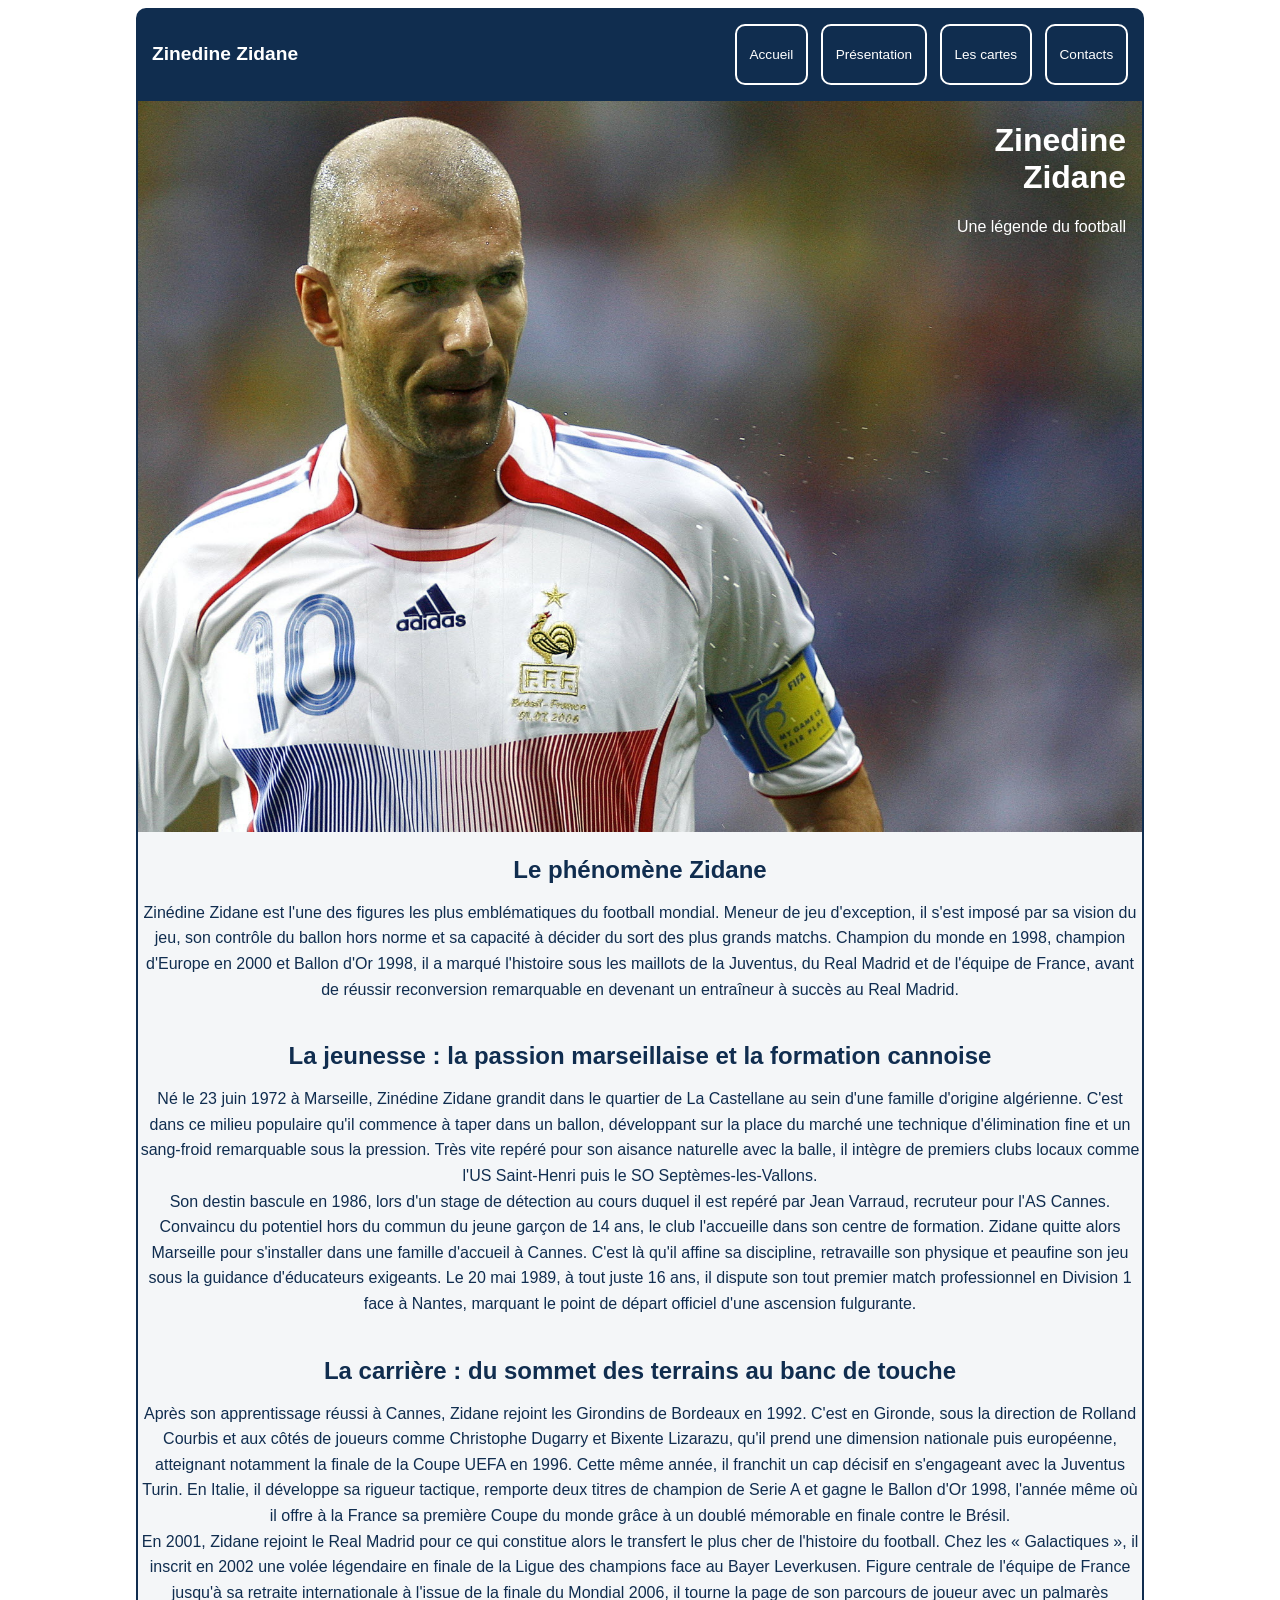
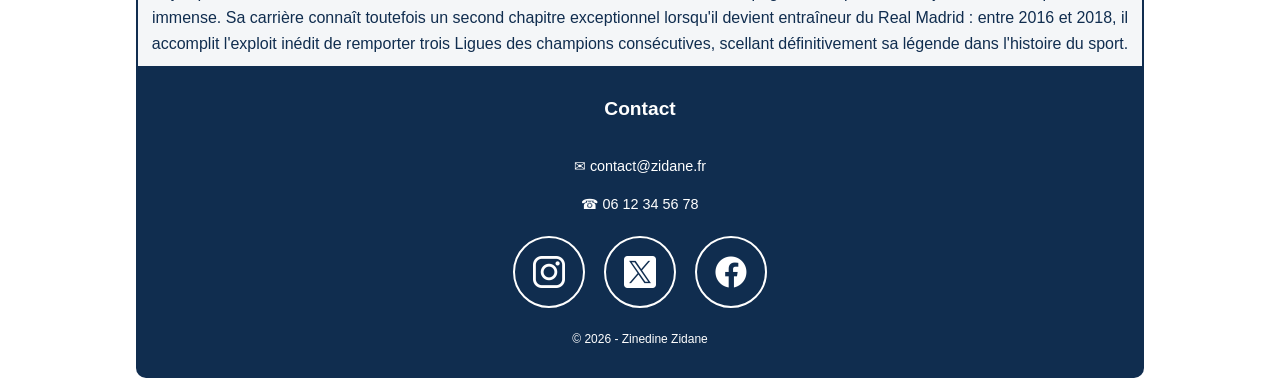
<file: index.html>
<!doctype html>
<html lang="fr">
  <head>
    <meta charset="UTF-8" />
    <meta name="viewport" content="width=device-width, initial-scale=1.0" />
    <title>Zinedine Zidane</title>
    <link rel="stylesheet" href="style.css" />
  </head>
  <body>
    <header>
      <nav class="navbar">
        <span class="nom">Zinedine Zidane</span>
        <input type="checkbox" id="menu-toggle" />
        <label for="menu-toggle" class="menu-button"> ☰ </label>

        <ul class="menu">
          <li><a href="index.html">Accueil</a></li>
          <li><a href="index.html#presentation">Présentation</a></li>
          <li><a href="cartes.html">Les cartes</a></li>
          <li><a href="index.html#contacts">Contacts</a></li>
        </ul>
      </nav>
    </header>
    <main>
      <div class="titre">
        <img
          src="images/zizou.jpg"
          alt="Portrait de Zinedine Zidane"
          class="zz"
        />
        <div class="legende">
          <h1>Zinedine<br />Zidane</h1>
          Une légende du football
        </div>
      </div>
      <div id="presentation">
        <h2>Le phénomène Zidane</h2>
        <p>
          Zinédine Zidane est l'une des figures les plus emblématiques du
          football mondial. Meneur de jeu d'exception, il s'est imposé par sa
          vision du jeu, son contrôle du ballon hors norme et sa capacité à
          décider du sort des plus grands matchs. Champion du monde en 1998,
          champion d'Europe en 2000 et Ballon d'Or 1998, il a marqué l'histoire
          sous les maillots de la Juventus, du Real Madrid et de l'équipe de
          France, avant de réussir reconversion remarquable en devenant un
          entraîneur à succès au Real Madrid.
        </p>
        <h2>La jeunesse : la passion marseillaise et la formation cannoise</h2>

        <p>
          Né le 23 juin 1972 à Marseille, Zinédine Zidane grandit dans le
          quartier de La Castellane au sein d'une famille d'origine algérienne.
          C'est dans ce milieu populaire qu'il commence à taper dans un ballon,
          développant sur la place du marché une technique d'élimination fine et
          un sang-froid remarquable sous la pression. Très vite repéré pour son
          aisance naturelle avec la balle, il intègre de premiers clubs locaux
          comme l'US Saint-Henri puis le SO Septèmes-les-Vallons. <br />
          Son destin bascule en 1986, lors d'un stage de détection au cours
          duquel il est repéré par Jean Varraud, recruteur pour l'AS Cannes.
          Convaincu du potentiel hors du commun du jeune garçon de 14 ans, le
          club l'accueille dans son centre de formation. Zidane quitte alors
          Marseille pour s'installer dans une famille d'accueil à Cannes. C'est
          là qu'il affine sa discipline, retravaille son physique et peaufine
          son jeu sous la guidance d'éducateurs exigeants. Le 20 mai 1989, à
          tout juste 16 ans, il dispute son tout premier match professionnel en
          Division 1 face à Nantes, marquant le point de départ officiel d'une
          ascension fulgurante.
        </p>

        <h2>La carrière : du sommet des terrains au banc de touche</h2>
        <p>
          Après son apprentissage réussi à Cannes, Zidane rejoint les Girondins
          de Bordeaux en 1992. C'est en Gironde, sous la direction de Rolland
          Courbis et aux côtés de joueurs comme Christophe Dugarry et Bixente
          Lizarazu, qu'il prend une dimension nationale puis européenne,
          atteignant notamment la finale de la Coupe UEFA en 1996. Cette même
          année, il franchit un cap décisif en s'engageant avec la Juventus
          Turin. En Italie, il développe sa rigueur tactique, remporte deux
          titres de champion de Serie A et gagne le Ballon d'Or 1998, l'année
          même où il offre à la France sa première Coupe du monde grâce à un
          doublé mémorable en finale contre le Brésil. <br />
          En 2001, Zidane rejoint le Real Madrid pour ce qui constitue alors le
          transfert le plus cher de l'histoire du football. Chez les «
          Galactiques », il inscrit en 2002 une volée légendaire en finale de la
          Ligue des champions face au Bayer Leverkusen. Figure centrale de
          l'équipe de France jusqu'à sa retraite internationale à l'issue de la
          finale du Mondial 2006, il tourne la page de son parcours de joueur
          avec un palmarès immense. Sa carrière connaît toutefois un second
          chapitre exceptionnel lorsqu'il devient entraîneur du Real Madrid :
          entre 2016 et 2018, il accomplit l'exploit inédit de remporter trois
          Ligues des champions consécutives, scellant définitivement sa légende
          dans l'histoire du sport.
        </p>
      </div>
    </main>
    <footer>
      <h2>Contact</h2>

      <div id="contacts">
        <a class="mail" href="mailto:contact@zidane.fr">✉ contact@zidane.fr</a>
        <p>☎ 06 12 34 56 78</p>
      </div>

      <div class="reseaux">
        <a class="reseau-btn" href="#"
          ><img src="images/instagram-logo.png" alt="Instagram"
        /></a>
        <a class="reseau-btn" href="#"
          ><img src="images/twitter.png" alt="X (Twitter)"
        /></a>
        <a class="reseau-btn" href="#"
          ><img src="images/facebook.png" alt="Facebook"
        /></a>
      </div>

      <div id="copyright">
        <p>&copy; 2026 - Zinedine Zidane</p>
      </div>
    </footer>
  </body>
</html>
</file>
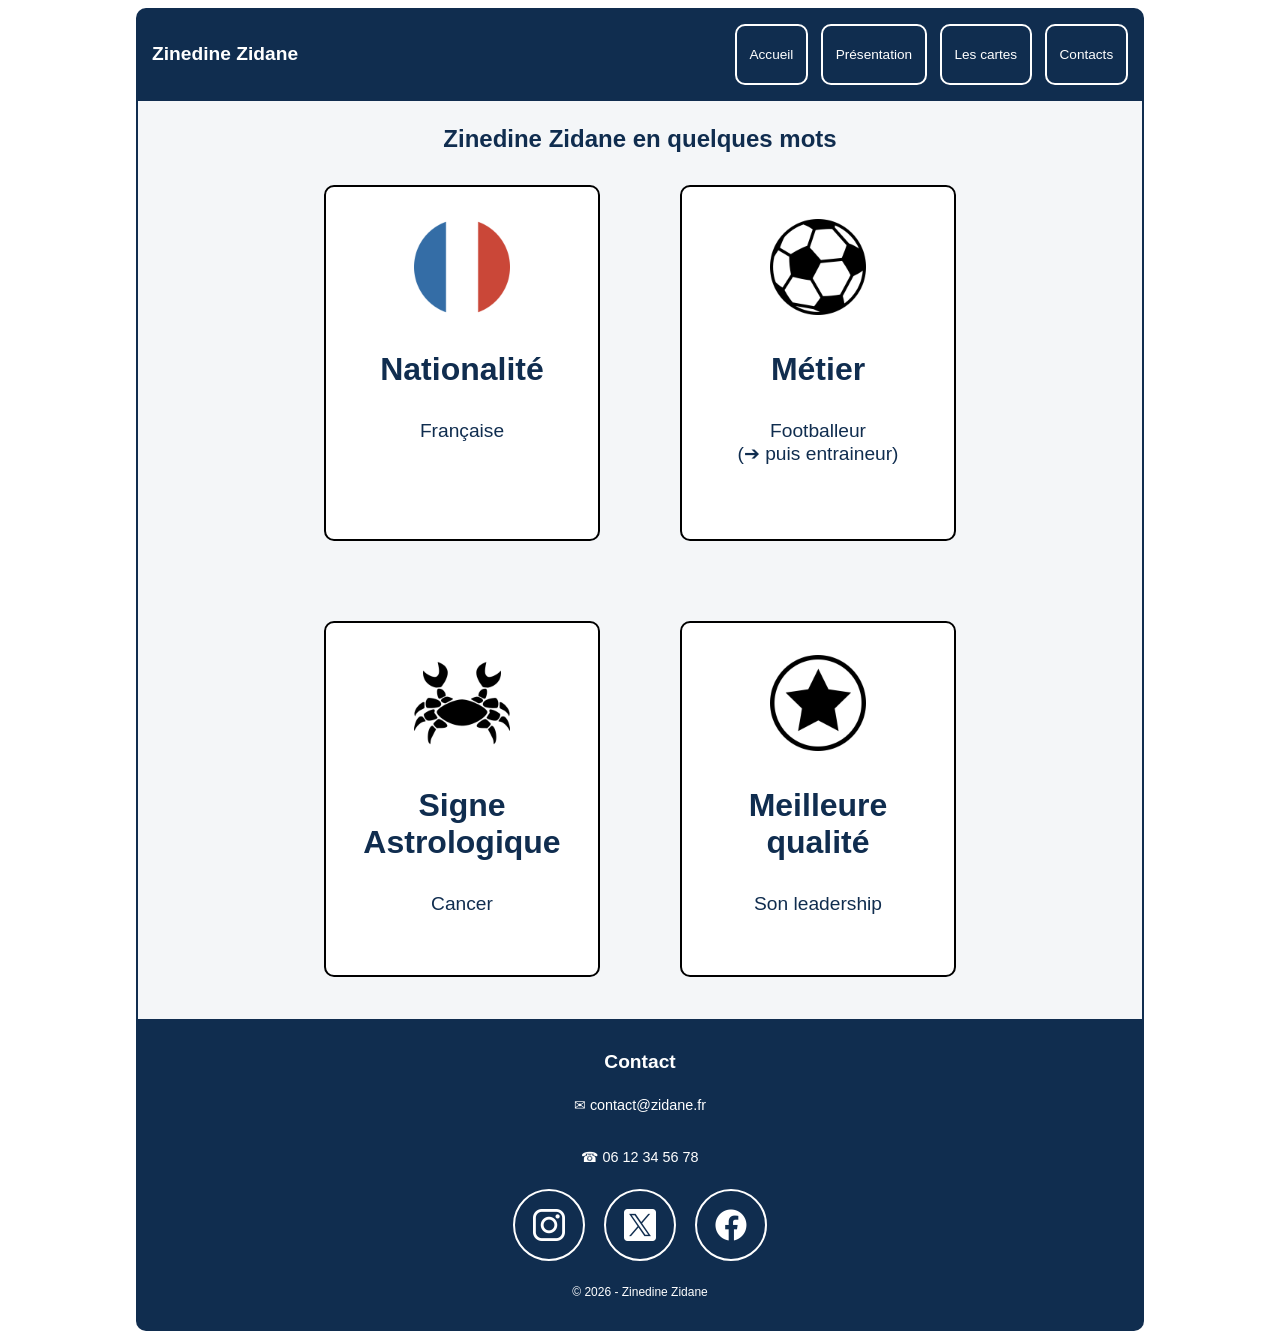
<file: cartes.html>
<!doctype html>
<html lang="fr">
  <head>
    <meta charset="UTF-8" />
    <meta name="viewport" content="width=device-width, initial-scale=1.0" />
    <title>Zinedine Zidane</title>
    <link rel="stylesheet" href="style.css" />
  </head>
  <body>
    <header>
      <nav class="navbar">
        <div class="nom">Zinedine Zidane</div>
        <input type="checkbox" id="menu-toggle" />
        <label for="menu-toggle" class="menu-button"> ☰ </label>

        <ul class="menu">
          <li><a href="index.html">Accueil</a></li>
          <li><a href="index.html#presentation">Présentation</a></li>
          <li><a href="cartes.html">Les cartes</a></li>
          <li><a href="index.html#contacts">Contacts</a></li>
        </ul>
      </nav>
    </header>
    <main>
      <h2>Zinedine Zidane en quelques mots</h2>
      <div class="cartes">
        <div class="carte">
          <img src="images/circle.png" alt="drapeau français" />
          <h3>Nationalité</h3>
          <p>Française</p>
        </div>
        <div class="carte">
          <img src="images/soccer-ball-variant.png" alt="ballon de football" />
          <h3>Métier</h3>
          <p>
            Footballeur <br />
            (➔ puis entraineur)
          </p>
        </div>
        <div class="carte">
          <img src="images/cancer.png" alt="Image d'un crabe signe du cancer" />
          <h3>Signe Astrologique</h3>
          <p>Cancer</p>
        </div>
        <div class="carte">
          <img
            src="images/star-black-in-a-circle.png"
            alt="Etoile noire dans un cercle noir"
          />
          <h3>Meilleure qualité</h3>
          <p>Son leadership</p>
        </div>
      </div>
    </main>
    <footer>
      <h2>Contact</h2>

      <div id="contacts">
        <a href="mailto:contact@zidane.fr">✉ contact@zidane.fr</a>
        <p>☎ 06 12 34 56 78</p>
      </div>

      <div class="reseaux">
        <a class="reseau-btn" href="#"
          ><img src="images/instagram-logo.png" alt="Instagram"
        /></a>
        <a class="reseau-btn" href="#"
          ><img src="images/twitter.png" alt="X (Twitter)"
        /></a>
        <a class="reseau-btn" href="#"
          ><img src="images/facebook.png" alt="Facebook"
        /></a>
      </div>

      <div id="copyright">
        <p>&copy; 2026 - Zinedine Zidane</p>
      </div>
    </footer>
  </body>
</html>
</file>
<file: style.css>
body {
    font-family: Arial, Helvetica, sans-serif;
    color: #102d4f;
}

.navbar {
    background-color: #102d4f;
    padding: 1rem;
    border-radius: 10px 10px 0 0;
    display: flex;
    align-items: center;
    justify-content: space-between;
    position: relative;
}

.nom {
    color: white;
    text-decoration: none;
    font-size: 1.2rem;
    font-weight: bold;
}

#menu-toggle {
    position: absolute;
    width: 1px;
    height: 1px;
    opacity: 0;
}

#menu-toggle:focus-visible + .menu-button {
    outline: 3px solid orange;
    outline-offset: 3px;
}

.menu-button {
    color: white;
    font-size: 1.8rem;
    cursor: pointer;
}

.menu {
    display: none;
    list-style: none;
    margin: 0;
    padding: 1rem;
    position: absolute;
    top: 100%;
    left: 0;
    right: 0;
    background-color: #102d4f;
    z-index: 100;
    display: none;
    flex-direction: column;
    align-items: center;
    gap: 0.5rem;
}

.menu a {
    display: flex;
    justify-content: center;
    align-items: center;
    color: white;
    text-decoration: none;
    padding: 0.8rem;
    border: 2px solid white;
    border-radius: 10px;
    padding: 0.4rem 0.8rem;
    font-size: 0.85rem;
    min-height: 44px;
}

.menu a:focus-visible {
    outline: 3px solid orange;
    outline-offset: 3px;
}

#menu-toggle:checked ~ .menu {
    display: flex;
}

.titre {
    position: relative;
    width: 100%;
}

.zz {
    width: 100%;
    height: auto;
    display: block;
}

.legende {
    position: absolute;
    text-align: end;
    font-size: 3.5vw;
    top: 0rem;
    right: 1rem;
    color: white;
}

main {
    background-color: #F4F6F8;
    text-align: center;
    border-left: 2px solid #102d4f;
    border-right: 2px solid #102d4f;
    padding-bottom: 10px;
}

main h2 {
    padding-top: 1.5rem;
    font-size: 1.5rem;
    margin-top: 0;
    margin-bottom: 0;
    background-color: #F4F6F8;
}

#presentation p {
    line-height: 1.6;
}

footer {
    background-color: #102d4f;
    color: white;
    padding: 2rem 1rem;
    display: flex;
    flex-direction: column;
    align-items: center;
    gap: 1.5rem;
    border-radius: 0 0 10px 10px;
}

footer h2 {
    font-size: 1.2rem;
    margin: 0;
}


#contacts {
    display: flex;
    flex-direction: column;
    align-items: center;
    gap: 0.5rem;
    font-size: 0.9rem;
}

#contacts p {
    margin: 0;
}

footer a {
    color: white;
    text-decoration: none;
    min-height: 44px;
    min-width: 44px;
}

footer a:focus-visible {
    outline: 3px solid orange;
    outline-offset: 3px;
}

.mail {
    display: flex;
    flex-direction: column;
    justify-content: center;
}


.reseaux {
    display: flex;
    flex-direction: row;
    gap: 1.2rem;
}

footer img {
    width: 2rem;
    height: 2rem;
    filter: invert(1);
}

.reseau-btn {
    border: 2px solid white;
    border-radius: 50%;
    padding: 12px;
    display: flex;
    justify-content: center;
    align-items: center;
    
}

#copyright {
    font-size: 0.75rem;
}

#copyright p {
    margin: 0;
}

.carte {
    border: 2px solid black;
    border-radius: 10px;
    width: 15rem;
    height: 20rem;
    text-align: center;
    background-color: #FFFFFF;
    padding: 1rem;
}

.carte h3 {font-size: 2rem;}
.carte p {font-size: 1.2rem;}

.cartes {
    display: flex;
    flex-direction: row;
    flex-wrap: wrap;
    padding: 2rem;
    gap: 5rem;
    justify-content: center;
}

.carte img {
    width: 40%;
    margin-top: 1rem;
}

#presentation p:last-child {
    margin-bottom: 0;
}

/* =========================
   GRAND ÉCRAN
   ========================= */

@media (min-width: 768px) {

    .menu-button {
        display: none;
    }

    .menu {
        display: flex;
        flex-direction: row;
        position: static;
        padding: 0;
        gap: 0.8rem;
        z-index: auto;
    }

    body {
    padding-left: 10%;
    padding-right: 10%;
  }

  .legende {
    font-size: 1rem;
  }
}

@media (min-width: 1300px) {
    .carte {
        width: 40%;
        height: 23rem;
    }
}
</file>
